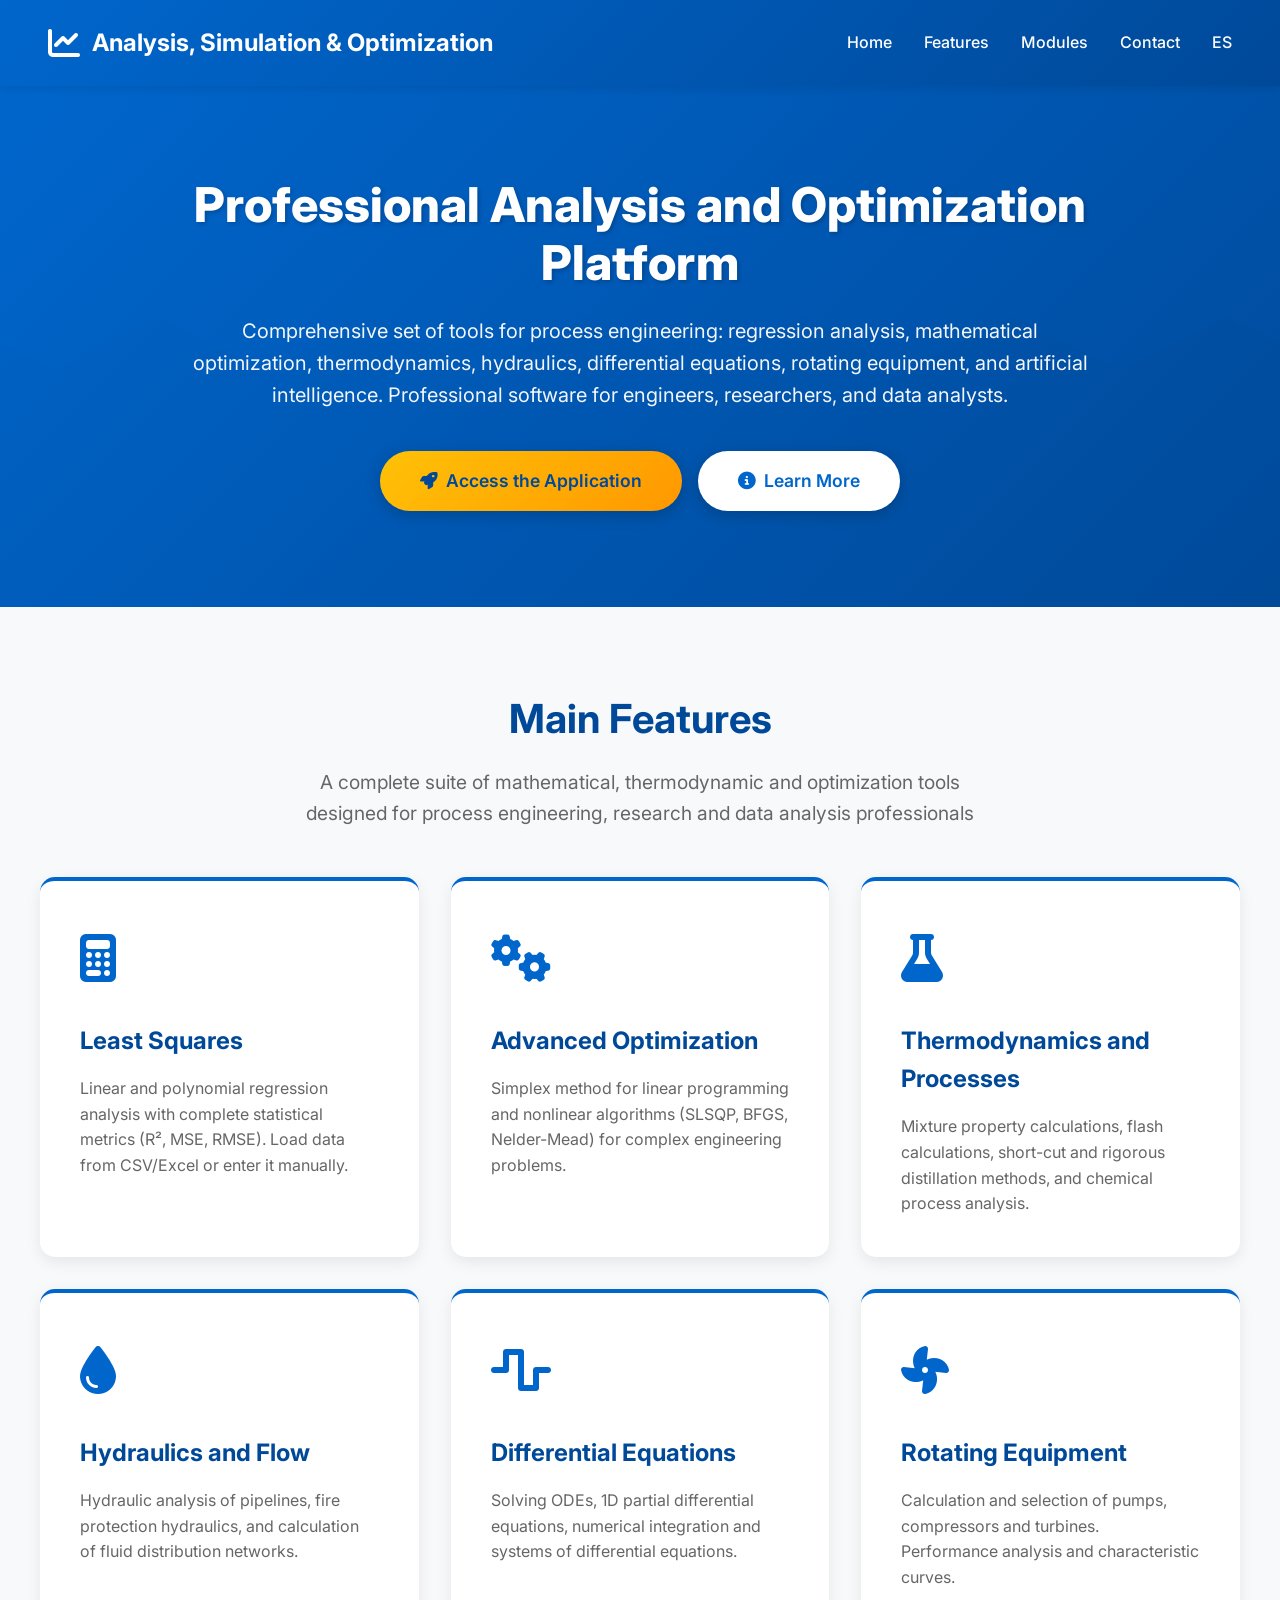
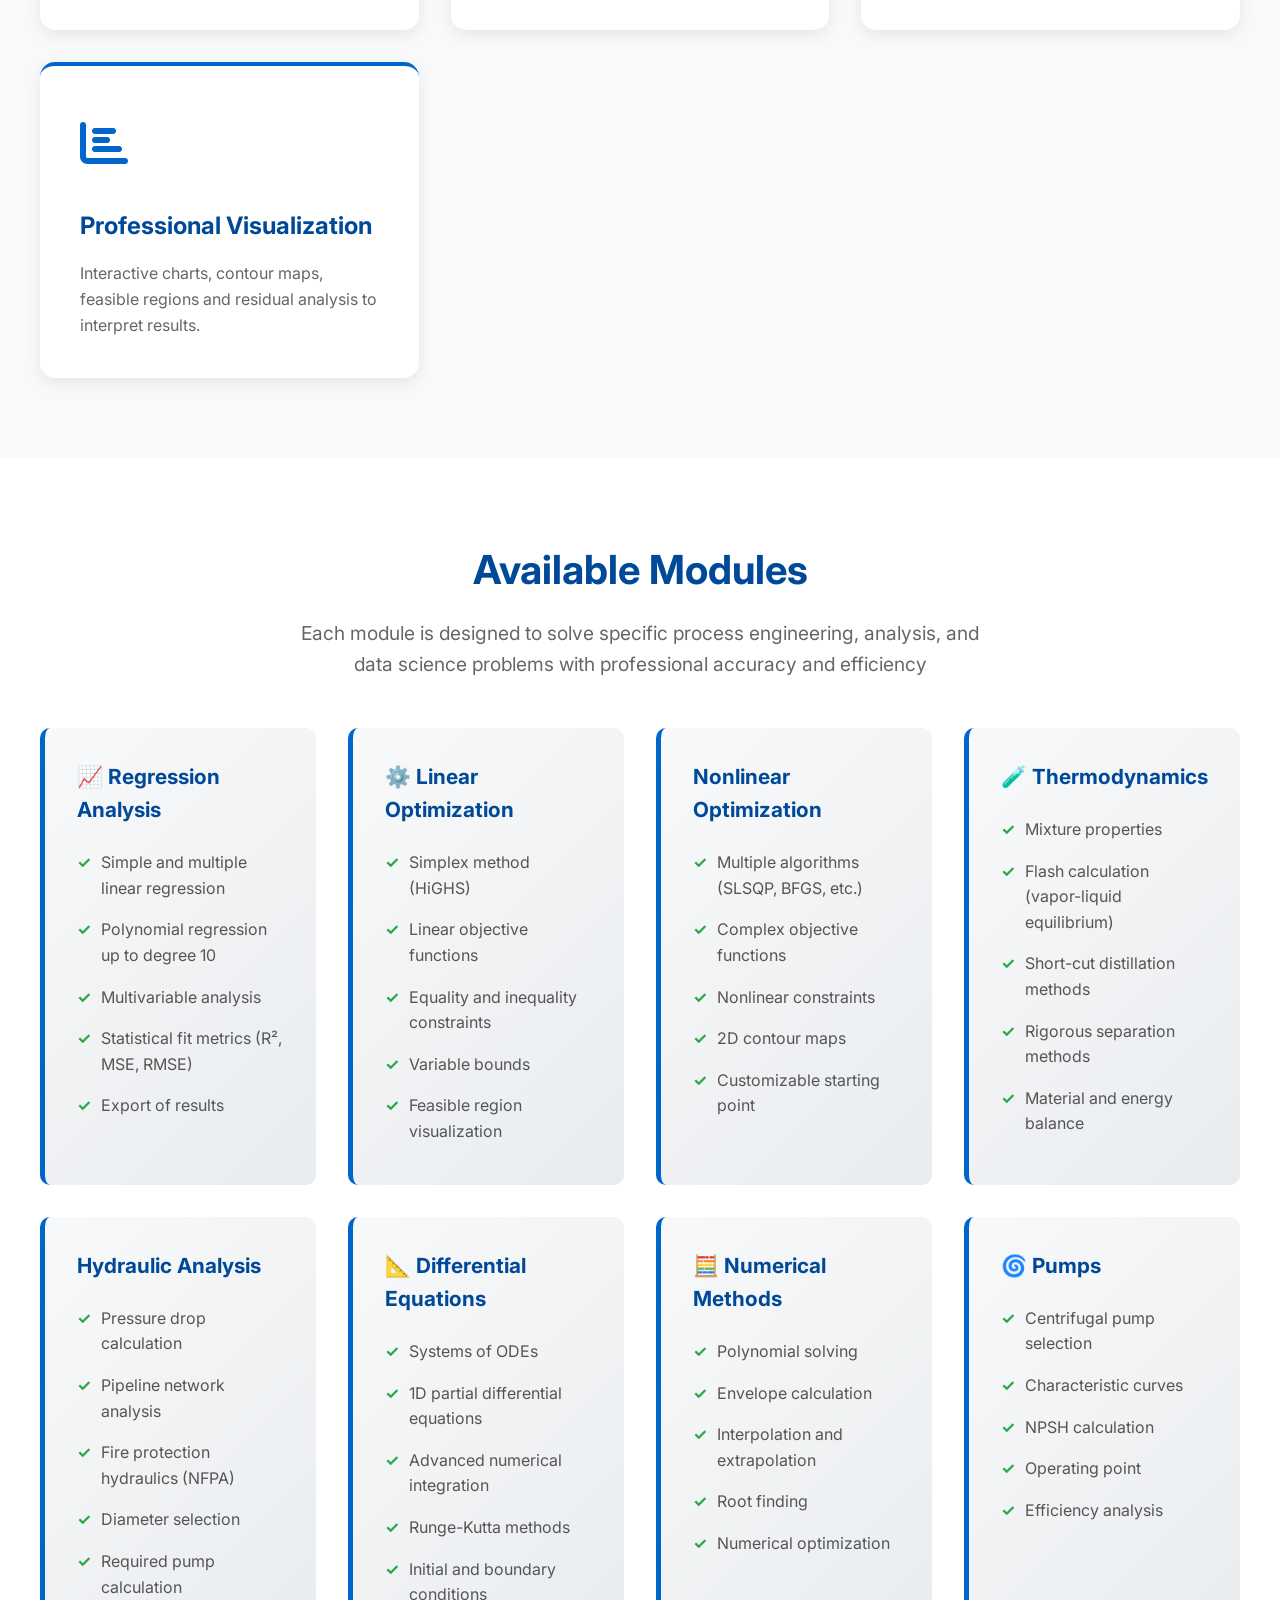
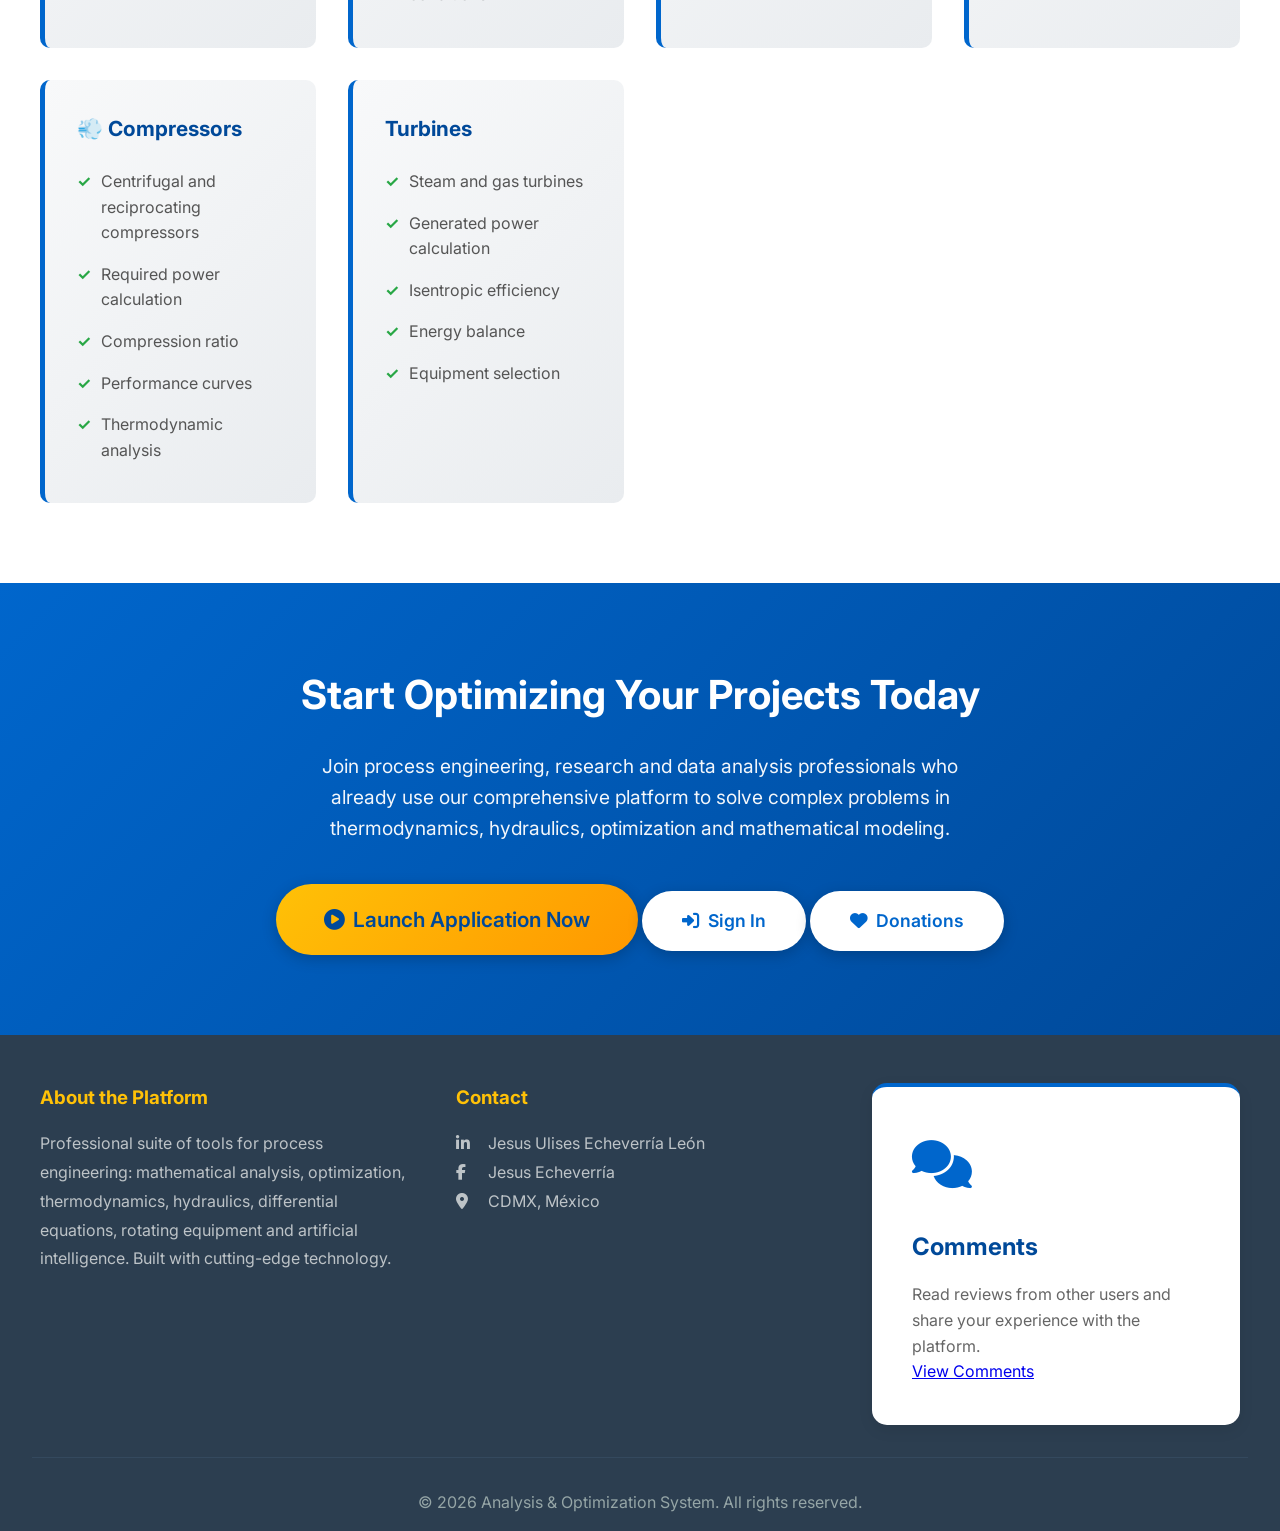
<file: fronted/index.html>
<!DOCTYPE html>
<html lang="es">
<head>
    <meta charset="UTF-8">
    <meta name="viewport" content="width=device-width, initial-scale=1.0">
    <title data-i18n="page_title_index">Sistema de Análisis y Optimización - Plataforma Profesional</title>
    <link href="https://fonts.googleapis.com/css2?family=Inter:wght@300;400;500;600;700;800&display=swap" rel="stylesheet">
    <link rel="stylesheet" href="https://cdnjs.cloudflare.com/ajax/libs/font-awesome/6.4.0/css/all.min.css">
    <link rel="stylesheet" href="https://cdnjs.cloudflare.com/ajax/libs/font-awesome/6.5.1/css/all.min.css">
    <link rel="stylesheet" href="styles.css">
    <link rel="icon" type="image/x-icon" href="favicon.ico">
</head>
<body data-page="index">

    <!-- Header -->
    <header>
        <div class="header-container">
            <div class="logo">
                <i class="fas fa-chart-line"></i>
                <span data-i18n="logo_text">Análisis & Optimización</span>
            </div>            
            <nav>
                <ul>
                    <li><a href="#inicio" data-i18n="nav_inicio">Inicio</a></li>
                    <li><a href="#caracteristicas" data-i18n="nav_caracteristicas">Características</a></li>
                    <li><a href="#modulos" data-i18n="nav_modulos">Módulos</a></li>
                    <li><a href="#contacto" data-i18n="nav_contacto">Contacto</a></li>
                    <li><a href="#" id="lang-toggle" title="Change language / Cambiar idioma">EN</a></li>
                </ul>
            </nav>
        </div>
    </header>

    <!-- Hero Section -->
    <section class="hero" id="inicio">
        <div class="hero-content">
            <h1 data-i18n="hero_title">Plataforma Profesional de Análisis y Optimización</h1>
            <p data-i18n="hero_desc">Suite integral de herramientas para ingeniería de procesos: análisis de regresión, optimización matemática, termodinámica, hidráulica, ecuaciones diferenciales, equipos rotatorios e inteligencia artificial. Software profesional para ingenieros, investigadores y analistas de datos.</p>
            <div class="cta-buttons">
                <a href="http://localhost:8501" class="btn btn-primary" target="_blank">
                    <i class="fas fa-rocket"></i>
                    <span data-i18n="btn_acceder">Acceder a la Aplicación</span>
                </a>                
                <a href="#caracteristicas" class="btn btn-secondary">
                    <i class="fas fa-info-circle"></i>
                    <span data-i18n="btn_conocer">Conocer Más</span>
                </a>
            </div>
        </div>
    </section>

    <!-- Features Section -->
    <section class="features" id="caracteristicas">
        <div class="container">
            <div class="section-title">
                <h2 data-i18n="feat_section_title">Características Principales</h2>
                <p data-i18n="feat_section_sub">Una suite completa de herramientas matemáticas, termodinámicas y de optimización diseñadas para profesionales de la ingeniería de procesos, investigación y análisis de datos</p>
            </div>
            <div class="features-grid">
                <div class="feature-card">
                    <div class="feature-icon"><i class="fas fa-calculator"></i></div>
                    <h3 data-i18n="feat1_title">Mínimos Cuadrados</h3>
                    <p data-i18n="feat1_desc">Análisis de regresión lineal y polinomial con métricas estadísticas completas (R², MSE, RMSE). Carga datos desde CSV/Excel o ingresa manualmente.</p>
                </div>
                <div class="feature-card">
                    <div class="feature-icon"><i class="fas fa-cogs"></i></div>
                    <h3 data-i18n="feat2_title">Optimización Avanzada</h3>
                    <p data-i18n="feat2_desc">Método Simplex para programación lineal y algoritmos no lineales (SLSQP, BFGS, Nelder-Mead) para problemas complejos de ingeniería.</p>
                </div>
                <div class="feature-card">
                    <div class="feature-icon"><i class="fas fa-flask"></i></div>
                    <h3 data-i18n="feat3_title">Termodinámica y Procesos</h3>
                    <p data-i18n="feat3_desc">Cálculo de propiedades de mezclas, cálculo flash, métodos cortos y rigurosos de destilación, y análisis de procesos químicos.</p>
                </div>
                <div class="feature-card">
                    <div class="feature-icon"><i class="fas fa-tint"></i></div>
                    <h3 data-i18n="feat4_title">Hidráulica y Flujo</h3>
                    <p data-i18n="feat4_desc">Análisis hidráulico de tuberías, hidráulica antifuego, y cálculo de redes de distribución de fluidos.</p>
                </div>
                <div class="feature-card">
                    <div class="feature-icon"><i class="fas fa-wave-square"></i></div>
                    <h3 data-i18n="feat5_title">Ecuaciones Diferenciales</h3>
                    <p data-i18n="feat5_desc">Resolución de EDOs, ecuaciones diferenciales parciales 1D, integración numérica y sistemas de ecuaciones diferenciales.</p>
                </div>                
                <div class="feature-card">
                    <div class="feature-icon"><i class="fas fa-fan"></i></div>
                    <h3 data-i18n="feat7_title">Equipos Rotatorios</h3>
                    <p data-i18n="feat7_desc">Cálculo y selección de bombas, compresores y turbinas. Análisis de desempeño y curvas características.</p>
                </div>
                <div class="feature-card">
                    <div class="feature-icon"><i class="fas fa-chart-bar"></i></div>
                    <h3 data-i18n="feat8_title">Visualización Profesional</h3>
                    <p data-i18n="feat8_desc">Gráficos interactivos, mapas de contorno, regiones factibles y análisis de residuos para interpretar resultados.</p>
                </div>
            </div>
        </div>
    </section>

    <!-- Capabilities Section -->
    <section class="capabilities" id="modulos">
        <div class="container">
            <div class="section-title">
                <h2 data-i18n="cap_section_title">Módulos Disponibles</h2>
                <p data-i18n="cap_section_sub">Cada módulo está diseñado para resolver problemas específicos de ingeniería de procesos, análisis y ciencia de datos con precisión y eficiencia profesional</p>
            </div>
            <div class="capabilities-grid">
                <div class="capability-item">
                    <h3 data-i18n="cap1_title">📈 Análisis de Regresión</h3>
                    <ul data-i18n-html="cap1_list"><li>Regresión lineal simple y múltiple</li><li>Regresión polinomial hasta grado 10</li><li>Análisis multivariable</li><li>Métricas de ajuste estadístico (R², MSE, RMSE)</li><li>Exportación de resultados</li></ul>
                </div>
                <div class="capability-item">
                    <h3 data-i18n="cap2_title">⚙️ Optimización Lineal</h3>
                    <ul data-i18n-html="cap2_list"><li>Método Simplex (HiGHS)</li><li>Funciones objetivo lineales</li><li>Restricciones de igualdad y desigualdad</li><li>Límites de variables</li><li>Visualización de región factible</li></ul>
                </div>
                <div class="capability-item">
                    <h3 data-i18n="cap3_title">Optimización No Lineal</h3>
                    <ul data-i18n-html="cap3_list"><li>Múltiples algoritmos (SLSQP, BFGS, etc.)</li><li>Funciones objetivo complejas</li><li>Restricciones no lineales</li><li>Mapas de contorno 2D</li><li>Punto inicial personalizable</li></ul>
                </div>
                <div class="capability-item">
                    <h3 data-i18n="cap4_title">🧪 Termodinámica</h3>
                    <ul data-i18n-html="cap4_list"><li>Propiedades de mezclas</li><li>Cálculo flash (equilibrio vapor-líquido)</li><li>Métodos cortos de destilación</li><li>Métodos rigurosos de separación</li><li>Balance de materia y energía</li></ul>
                </div>
                <div class="capability-item">
                    <h3 data-i18n="cap5_title">Análisis Hidráulico</h3>
                    <ul data-i18n-html="cap5_list"><li>Cálculo de caída de presión</li><li>Análisis de redes de tuberías</li><li>Hidráulica antifuego (NFPA)</li><li>Selección de diámetros</li><li>Cálculo de bombas requeridas</li></ul>
                </div>
                <div class="capability-item">
                    <h3 data-i18n="cap6_title">📐 Ecuaciones Diferenciales</h3>
                    <ul data-i18n-html="cap6_list"><li>Sistemas de EDOs</li><li>Ecuaciones diferenciales parciales 1D</li><li>Integración numérica avanzada</li><li>Métodos de Runge-Kutta</li><li>Condiciones iniciales y de frontera</li></ul>
                </div>
                <div class="capability-item">
                    <h3 data-i18n="cap7_title">🧮 Métodos Numéricos</h3>
                    <ul data-i18n-html="cap7_list"><li>Solución de polinomios</li><li>Cálculo de envolventes</li><li>Interpolación y extrapolación</li><li>Búsqueda de raíces</li><li>Optimización numérica</li></ul>
                </div>
                
                <div class="capability-item">
                    <h3 data-i18n="cap9_title">🌀 Bombas</h3>
                    <ul data-i18n-html="cap9_list"><li>Selección de bombas centrífugas</li><li>Curvas características</li><li>Cálculo de NPSH</li><li>Punto de operación</li><li>Análisis de eficiencia</li></ul>
                </div>
                <div class="capability-item">
                    <h3 data-i18n="cap10_title">💨 Compresores</h3>
                    <ul data-i18n-html="cap10_list"><li>Compresores centrífugos y reciprocantes</li><li>Cálculo de potencia requerida</li><li>Relación de compresión</li><li>Curvas de desempeño</li><li>Análisis termodinámico</li></ul>
                </div>
                <div class="capability-item">
                    <h3 data-i18n="cap11_title">Turbinas</h3>
                    <ul data-i18n-html="cap11_list"><li>Turbinas de vapor y gas</li><li>Cálculo de potencia generada</li><li>Eficiencia isentrópica</li><li>Balance energético</li><li>Selección de equipos</li></ul>
                </div>                
            </div>
        </div>
    </section>

    <!-- CTA Section -->
    <section class="cta-section">
        <h2 data-i18n="cta_title">Comienza a Optimizar Tus Proyectos Hoy</h2>
        <p data-i18n="cta_desc">Únete a profesionales de la ingeniería de procesos, investigación y análisis de datos que ya utilizan nuestra plataforma integral para resolver problemas complejos de termodinámica, hidráulica, optimización y modelado matemático.</p>
        <a href="http://localhost:8501" class="btn btn-primary" target="_blank" style="font-size: 1.3rem; padding: 1.2rem 3rem;">
            <i class="fas fa-play-circle"></i>
            <span data-i18n="btn_lanzar">Lanzar Aplicación Ahora</span>
        </a>
        <a href="login.html" class="btn btn-secondary">
            <i class="fas fa-sign-in-alt"></i>
            <span data-i18n="btn_iniciar_sesion">Iniciar Sesión</span>
        </a>
        <a href="donativos.html" class="btn btn-secondary">
            <i class="fas fa-heart"></i>
            <span data-i18n="btn_donativos">Donativos</span>
        </a>
    </section>

    <!-- Footer -->
    <footer id="contacto">
        <div class="footer-content">
            <div class="footer-section">
                <h3 data-i18n="footer_about_title">Sobre la Plataforma</h3>
                <p data-i18n="footer_about_desc">Suite profesional de herramientas para ingeniería de procesos: análisis matemático, optimización, termodinámica, hidráulica, ecuaciones diferenciales, equipos rotatorios e inteligencia artificial. Desarrollado con tecnología de punta.</p>
            </div>            
            <div class="footer-section">
                <h3 data-i18n="footer_contact_title">Contacto</h3>
                <p data-i18n-html="footer_contact_list">
                    <i class="fab fa-linkedin-in"></i> Ulises<br>
                    <i class="fab fa-facebook-f"></i> Jesus <br>
                    <i class="fas fa-map-marker-alt"></i> CDMX, México
                </p>
            </div>            
            <div class="feature-card">
                <div class="feature-icon"><i class="fas fa-comments"></i></div>
                <h3 data-i18n="footer_comments_title">Comentarios</h3>
                <p data-i18n="footer_comments_desc">Lee opiniones de otros usuarios y comparte tu experiencia con la plataforma.</p>
                <a href="comentarios.html" class="btn-feature" data-i18n="btn_comentarios">Ver Comentarios</a>
            </div>
        </div>
        <div class="footer-bottom">
            <p data-i18n="footer_copyright">&copy; 2026 Sistema de Análisis y Optimización. Todos los derechos reservados.</p>
        </div>
    </footer>

    <!-- ============================================================
         IMPORTANTE: i18n.js va PRIMERO, luego la lógica específica
         ============================================================ -->
    <script src="i18n.js"></script>
    <script>
        // Smooth scroll para los enlaces de navegación
        document.querySelectorAll('a[href*="localhost:8501"]').forEach(link => {
            link.addEventListener('click', function () {
                // Leer el idioma actual guardado por i18n.js
                const currentLang =
                    localStorage.getItem('selected_lang') ||
                    localStorage.getItem('lang') ||
                    document.documentElement.lang ||
                    'es';

                // Reemplazar el href con la URL + parámetro ?lang=xx
                this.href = `http://localhost:8501/?lang=${currentLang}`;
                // No hace falta preventDefault: target="_blank" ya abre en nueva pestaña
            });
        });

        // Animación al hacer scroll
        const observerOptions = { threshold: 0.1, rootMargin: "0px 0px -100px 0px" };
        const observer = new IntersectionObserver(function(entries) {
            entries.forEach(entry => {
                if (entry.isIntersecting) {
                    entry.target.style.opacity = "1";
                    entry.target.style.transform = "translateY(0)";
                }
            });
        }, observerOptions);

        document.querySelectorAll('.feature-card, .capability-item').forEach((el, index) => {
            el.style.opacity = "0";
            el.style.transform = "translateY(30px)";
            el.style.transition = `all 0.6s ease ${index * 0.1}s`;
            observer.observe(el);
        });

        // Sistema de persistencia de idioma
        function changeLanguage(lang) {
            // Guardar en localStorage
            localStorage.setItem('selected_lang', lang);
            
            // Actualizar botones activos
            document.querySelectorAll('.lang-btn').forEach(btn => {
                btn.classList.remove('active');
            });
            document.getElementById('btn-' + lang).classList.add('active');
            
            // Redirigir a la app con el parámetro de idioma
            const streamlitUrl = 'http://localhost:8501';
            window.location.href = `${streamlitUrl}/?lang=${lang}`;
        }

        // Al cargar la página, verificar idioma guardado
        window.addEventListener('load', function() {
            const savedLang = localStorage.getItem('selected_lang') || 'es';
            document.getElementById('btn-' + savedLang).classList.add('active');
        });
    </script>

</body>
</html>
</file>
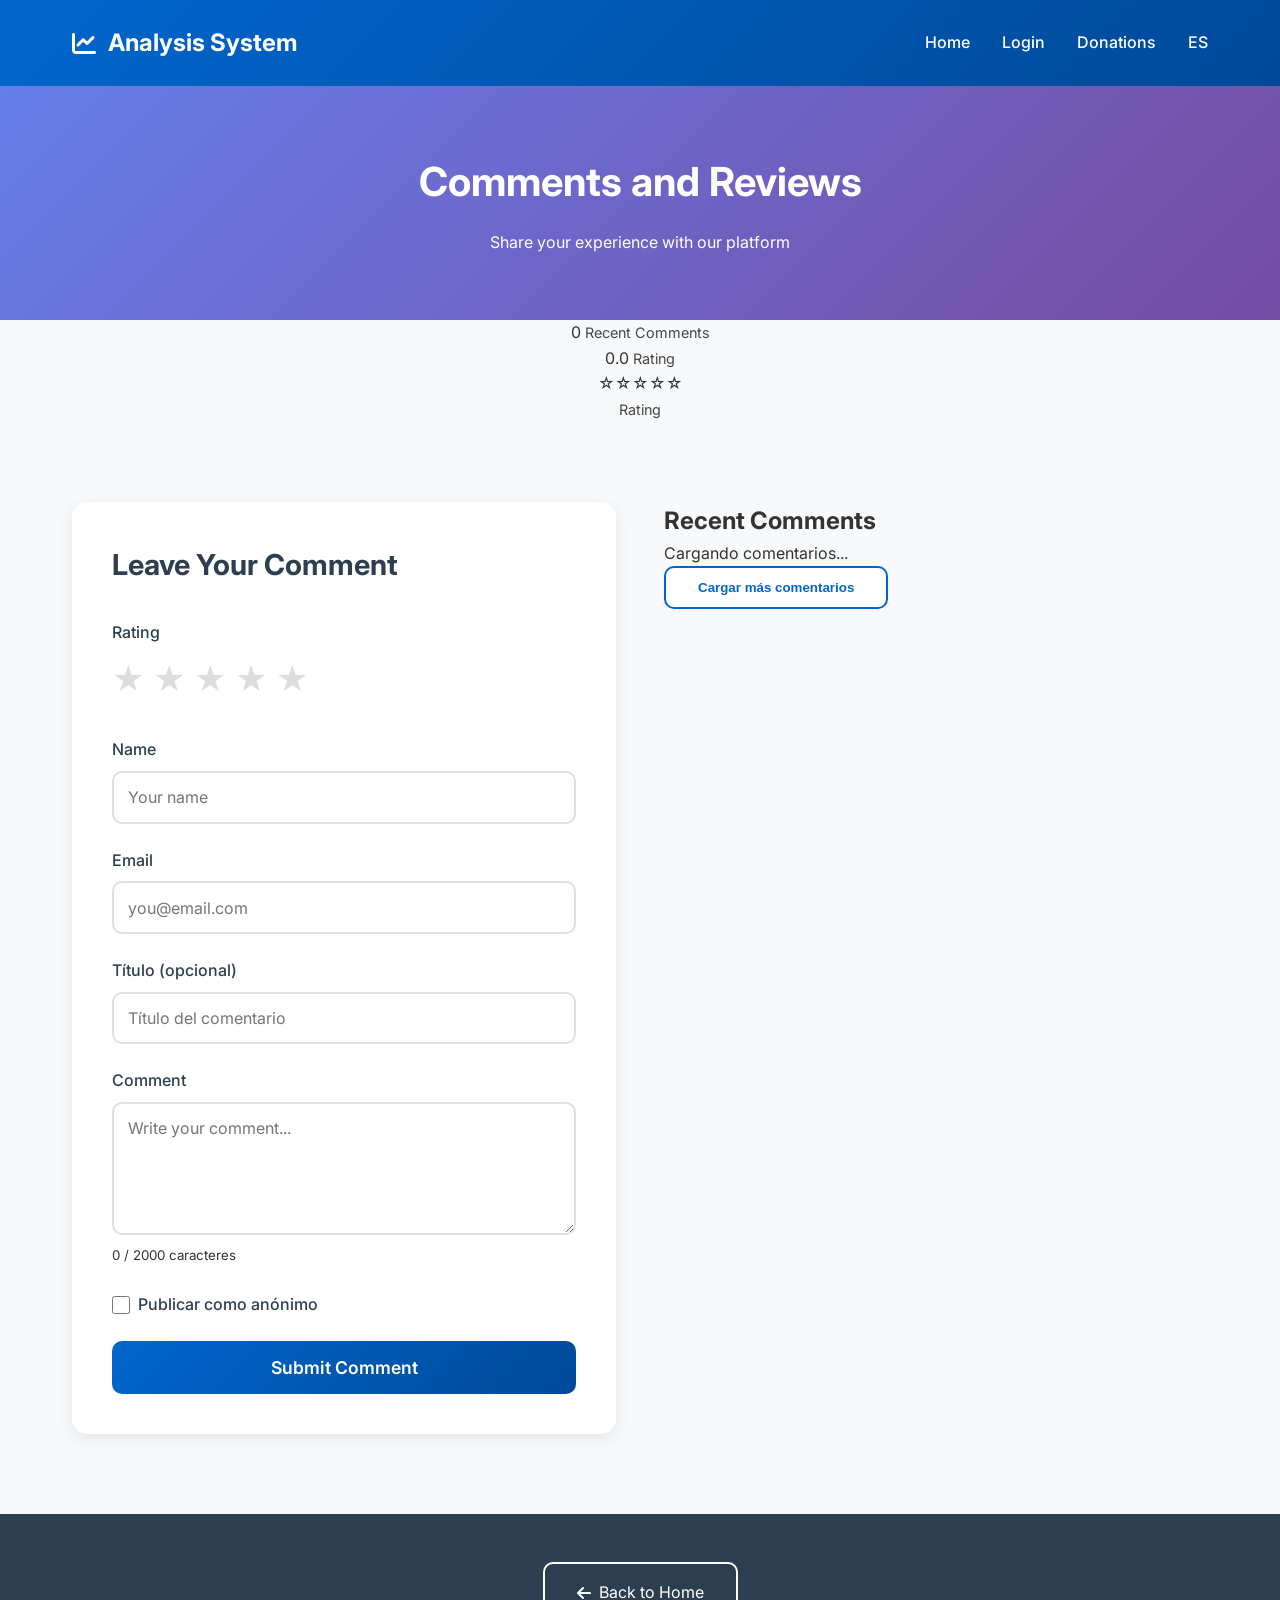
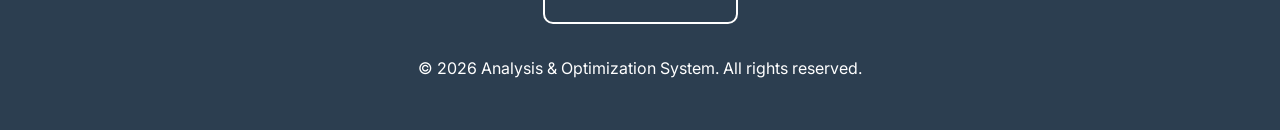
<file: fronted/comentarios.html>
<!DOCTYPE html>
<html lang="es">
<head>
    <meta charset="UTF-8">
    <meta name="viewport" content="width=device-width, initial-scale=1.0">
    <title data-i18n="page_title_comentarios">Comentarios y Reseñas</title>
    <link href="https://fonts.googleapis.com/css2?family=Inter:wght@300;400;500;600;700&display=swap" rel="stylesheet">
    <link rel="stylesheet" href="https://cdnjs.cloudflare.com/ajax/libs/font-awesome/6.4.0/css/all.min.css">
    <link rel="stylesheet" href="comentarios-styles.css">
</head>
<body data-page="comentarios">

    <!-- Header -->
    <header class="comentarios-header">
        <div class="container">
            <a href="index.html" class="logo">
                <i class="fas fa-chart-line"></i>
                <span data-i18n="logo_text_short">Sistema de Análisis</span>
            </a>
            <nav>
                <a href="index.html" data-i18n="nav_inicio">Inicio</a>
                <a href="login.html" data-i18n="nav_login">Login</a>
                <a href="donativos.html" data-i18n="nav_donativos">Donativos</a>
                <a href="#" id="lang-toggle">EN</a>
            </nav>
        </div>
    </header>

    <!-- Hero Section -->
    <section class="hero-comentarios">
        <div class="container">
            <h1 data-i18n="com_hero_title">Comentarios y Reseñas</h1>
            <p data-i18n="com_hero_sub">Comparte tu experiencia con nuestra plataforma</p>
        </div>
    </section>

    <!-- Estadísticas -->
    <section class="stats-comentarios">
        <div class="container">
            <div class="stats-grid">
                <div class="stat-item">
                    <span class="stat-number" id="total-comments">0</span>
                    <span class="stat-label" data-i18n="com_list_title">Comentarios</span>
                </div>
                <div class="stat-item">
                    <span class="stat-number" id="avg-rating">0.0</span>
                    <span class="stat-label" data-i18n="com_label_rating">Promedio</span>
                </div>
                <div class="stat-item">
                    <div class="stars-display">☆☆☆☆☆</div>
                    <span class="stat-label" data-i18n="com_label_rating">Calificación</span>
                </div>
            </div>
        </div>
    </section>

    <!-- Sección de Comentarios -->
    <section class="comments-section">
        <div class="container">
            <div class="comments-grid">
                
                <!-- Formulario -->
                <div class="comment-form-container">
                    <h2 data-i18n="com_form_title">Deja tu Comentario</h2>
                    <form id="commentForm" class="comment-form">
                        
                        <div class="form-group">
                            <label data-i18n="com_label_rating">Calificación *</label>
                            <div class="rating">
                                <input type="radio" name="rating" value="5" id="star5">
                                <label for="star5">★</label>
                                <input type="radio" name="rating" value="4" id="star4">
                                <label for="star4">★</label>
                                <input type="radio" name="rating" value="3" id="star3">
                                <label for="star3">★</label>
                                <input type="radio" name="rating" value="2" id="star2">
                                <label for="star2">★</label>
                                <input type="radio" name="rating" value="1" id="star1">
                                <label for="star1">★</label>
                            </div>
                        </div>

                        <div class="form-group">
                            <label for="name" data-i18n="com_label_name">Nombre *</label>
                            <input type="text" id="name" required 
                                   data-i18n-placeholder="com_ph_name" 
                                   placeholder="Tu nombre">
                        </div>

                        <div class="form-group">
                            <label for="email" data-i18n="com_label_email">Email *</label>
                            <input type="email" id="email" required 
                                   data-i18n-placeholder="com_ph_email" 
                                   placeholder="tu@email.com">
                        </div>

                        <div class="form-group">
                            <label for="title">Título (opcional)</label>
                            <input type="text" id="title" placeholder="Título del comentario">
                        </div>

                        <div class="form-group">
                            <label for="message" data-i18n="com_label_comment">Comentario *</label>
                            <textarea id="message" rows="5" required 
                                      data-i18n-placeholder="com_ph_comment" 
                                      placeholder="Escribe tu comentario..."></textarea>
                            <small class="char-counter">
                                <span id="char-count">0</span> / 2000 caracteres
                            </small>
                        </div>

                        <div class="form-group checkbox-group">
                            <label class="anonymous-label">
                                <input type="checkbox" id="anonymous">
                                <span>Publicar como anónimo</span>
                            </label>
                        </div>

                        <button type="submit" class="btn-submit" data-i18n="com_btn_submit">
                            <i class="fas fa-paper-plane"></i>
                            Enviar Comentario
                        </button>
                    </form>
                </div>

                <!-- Lista de comentarios -->
                <div class="comments-list">
                    <h2 data-i18n="com_list_title">Comentarios Recientes</h2>
                    
                    <div id="comments-container">
                        <div class="loading-message" data-i18n="com_loading">
                            Cargando comentarios...
                        </div>
                    </div>

                    <button class="btn-load-more" id="load-more" data-i18n="com_load_more">
                        Cargar más comentarios
                    </button>
                </div>
            </div>
        </div>
    </section>

    <!-- Footer -->
    <footer class="comentarios-footer">
        <div class="container">
            <a href="index.html" class="btn-back">
                <i class="fas fa-arrow-left"></i>
                <span data-i18n="back_home">Volver al Inicio</span>
            </a>
            <p data-i18n="footer_copyright_short">© 2024 Sistema de Análisis y Optimización. Todos los derechos reservados.</p>
        </div>
    </footer>

    <!-- Scripts -->
    <script src="i18n.js"></script>
    <script src="comentarios.js"></script>
</body>
</html>
</file>
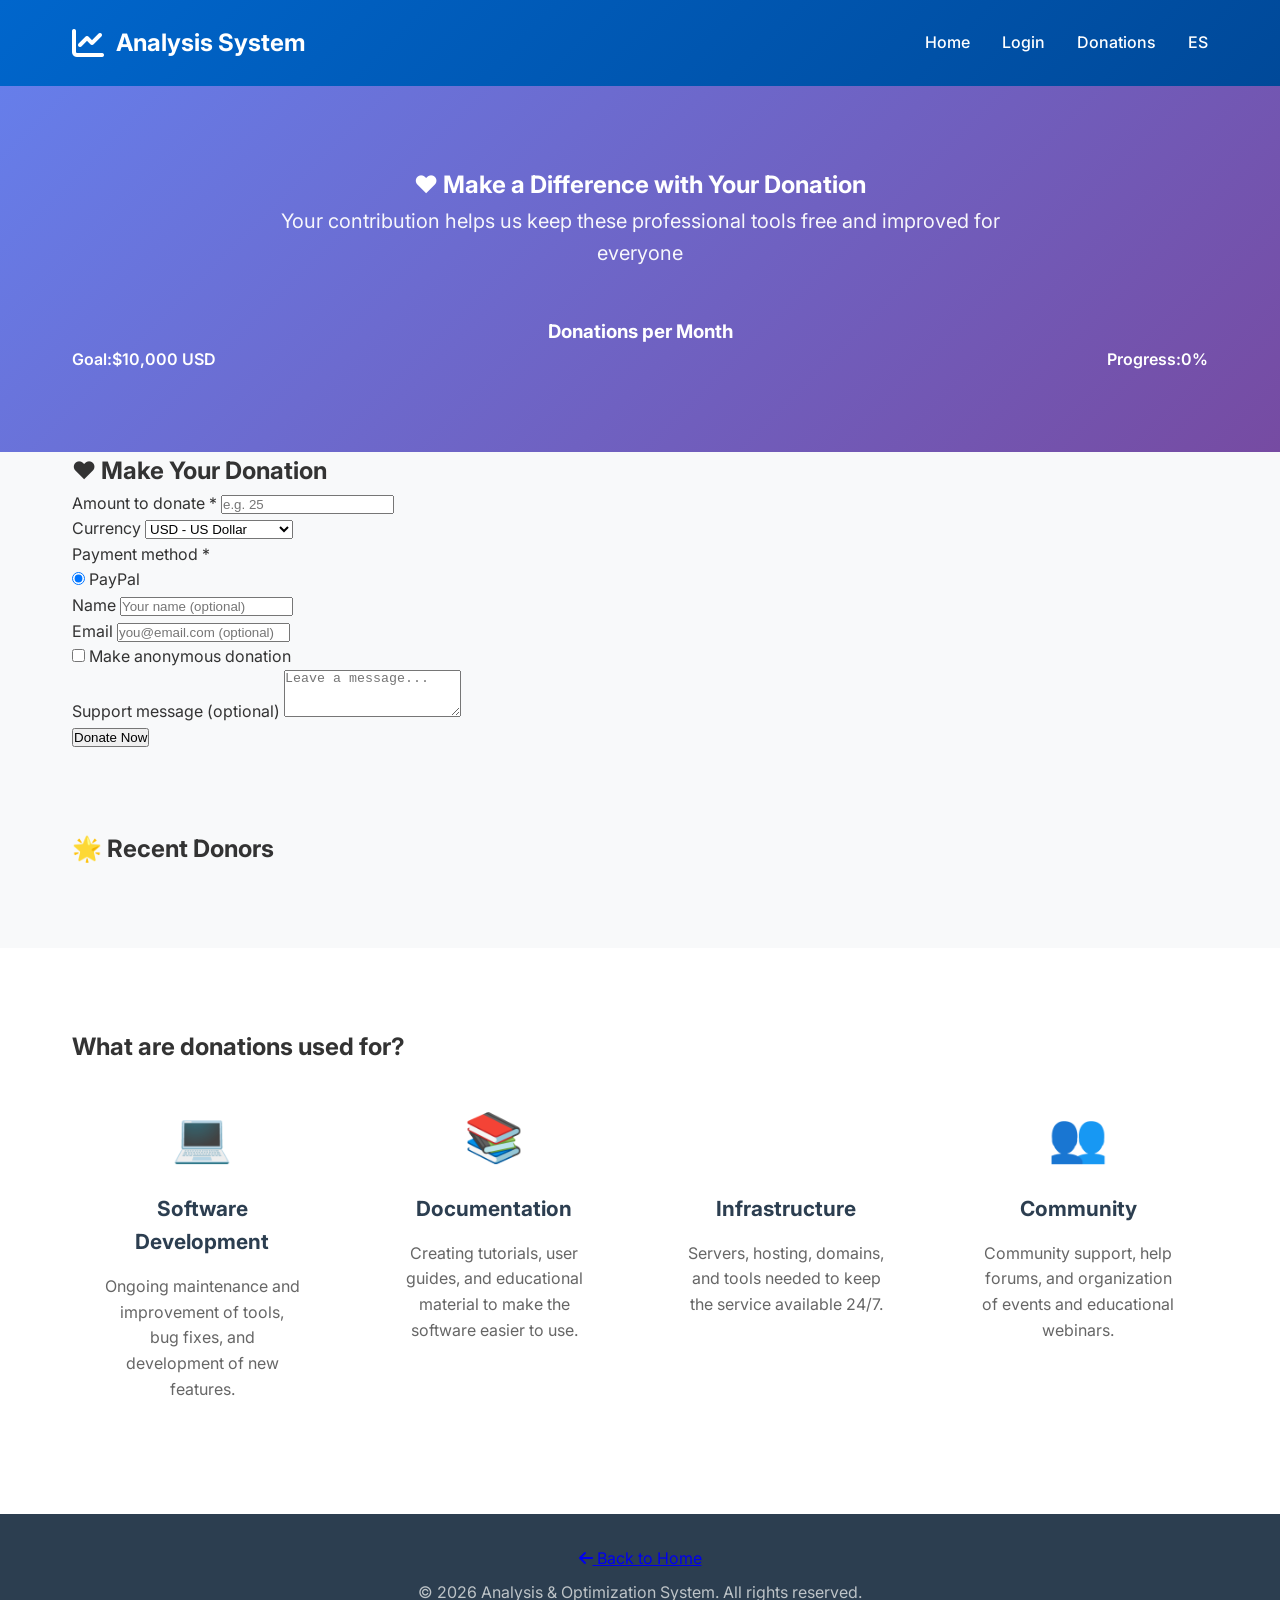
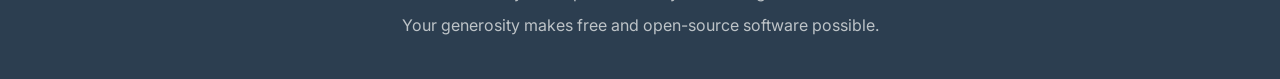
<file: fronted/donativos.html>
<!DOCTYPE html>
<html lang="es">
<head>
    <meta charset="UTF-8">
    <meta name="viewport" content="width=device-width, initial-scale=1.0">
    <title data-i18n="page_title_donativos">Donativos - Apoya Nuestro Desarrollo</title>
    <link href="https://fonts.googleapis.com/css2?family=Inter:wght@300;400;500;600;700;800&display=swap" rel="stylesheet">
    <link rel="stylesheet" href="https://cdnjs.cloudflare.com/ajax/libs/font-awesome/6.4.0/css/all.min.css">
    <link rel="stylesheet" href="donativos-styles.css">
</head>
<body data-page="donativos">

    <!-- Header -->
    <header class="donativos-header">
        <div class="container">
            <a href="index.html" class="logo">
                <i class="fas fa-chart-line"></i>
                <span data-i18n="logo_text_short">Sistema de Análisis</span>
            </a>
            <nav>
                <a href="index.html" data-i18n="nav_inicio">Inicio</a>
                <a href="login.html" data-i18n="nav_login">Login</a>
                <a href="donativos.html" data-i18n="nav_donativos">Donativos</a>
                <a href="#" id="lang-toggle">EN</a>
            </nav>
        </div>
    </header>

    <!-- Hero Section -->
    <section class="hero-donativos">
        <div class="container">
            <h1 data-i18n="donv_hero_title">❤️ Haz la Diferencia con tu Donativo</h1>
            <p class="hero-subtitle" data-i18n="donv_hero_sub">Tu contribución nos ayuda a mantener y mejorar estas herramientas profesionales de forma gratuita</p>
            
            <div class="chart-container">
                <h3 data-i18n="donv_chart_title">Donativos por Mes</h3>
                <div class="progress-info">
                    <span><span data-i18n="donv_goal_label">Meta: </span>$10,000 USD</span>
                    <span><span data-i18n="donv_progress_label">Progreso: </span><span id="progress-percent">0%</span></span>
                </div>
            </div>
        </div>
    </section>

    <!-- Form Section -->
    <section class="form-section">
        <div class="container">
            <h2 data-i18n="donv_form_title">❤️ Realiza tu Donativo</h2>
            <form id="donationForm" class="donation-form">
                
                <div class="form-group">
                    <label data-i18n="donv_amount_label">Monto a donar *</label>
                    <input type="number" id="amount" required min="1" data-i18n-placeholder="donv_amount_ph" placeholder="Ej: 25">
                </div>

                <div class="form-group">
                    <label data-i18n="donv_currency_label">Moneda</label>
                    <select id="currency">
                        <option value="USD" data-i18n="donv_currency_usd">USD - Dólar estadounidense</option>
                        <option value="EUR" data-i18n="donv_currency_eur">EUR - Euro</option>
                        <option value="MXN" data-i18n="donv_currency_mxn">MXN - Peso mexicano</option>
                    </select>
                </div>

                <div class="form-group">
                    <label data-i18n="donv_method_label">Método de pago *</label>
                    <div class="radio-group">
                        <label class="radio-label">
                            <input type="radio" name="method" value="paypal" checked>
                            <span data-i18n="donv_method_paypal">PayPal</span>
                        </label>                        
                    </div>
                </div>

                <div class="form-group" id="crypto-select-group" style="display: none;">
                    <label data-i18n="donv_crypto_label">Criptomoneda</label>
                    <select id="crypto-currency">
                        <option value="BTC">Bitcoin (BTC)</option>
                        <option value="ETH">Ethereum (ETH)</option>
                        <option value="USDT">Tether (USDT)</option>
                    </select>
                </div>

                <div class="form-group">
                    <label data-i18n="donv_name_label">Nombre</label>
                    <input type="text" id="name" data-i18n-placeholder="donv_name_ph" placeholder="Tu nombre (opcional)">
                </div>

                <div class="form-group">
                    <label data-i18n="donv_email_label">Email</label>
                    <input type="email" id="email" data-i18n-placeholder="donv_email_ph" placeholder="tu@email.com (opcional)">
                </div>

                <div class="form-group checkbox-group">
                    <label class="anonymous-label">
                        <input type="checkbox" id="anonymous">
                        <span data-i18n="donv_anonymous_label">Hacer donativo anónimo</span>
                    </label>
                </div>

                <div class="form-group">
                    <label data-i18n="donv_message_label">Mensaje de apoyo (opcional)</label>
                    <textarea id="message" rows="3" data-i18n-placeholder="donv_message_ph" placeholder="Deja un mensaje..."></textarea>
                </div>

                <button type="submit" class="btn-submit" data-i18n="donv_submit">Donar Ahora</button>
            </form>
        </div>
    </section>
    

    <!-- Recent Donors -->
    <section class="recent-donors">
        <div class="container">
            <h2 data-i18n="donv_recent_title">🌟 Donantes Recientes</h2>
            <div class="donors-list" id="donors-list">
                <!-- Se llena dinámicamente -->
            </div>
        </div>
    </section>

    <!-- Impact Section -->
    <section class="impact-section">
        <div class="container">
            <h2 data-i18n="don_impact_title">¿En qué se usan los donativos?</h2>
            <div class="impact-grid">
                <div class="impact-item">
                    <div class="impact-icon">💻</div>
                    <h3 data-i18n="don_i1_title">Desarrollo de Software</h3>
                    <p data-i18n="don_i1_desc">Mantenimiento y mejora continua de las herramientas, corrección de bugs y desarrollo de nuevas características.</p>
                </div>
                <div class="impact-item">
                    <div class="impact-icon">📚</div>
                    <h3 data-i18n="don_i2_title">Documentación</h3>
                    <p data-i18n="don_i2_desc">Creación de tutoriales, guías de usuario y material educativo para facilitar el uso del software.</p>
                </div>
                <div class="impact-item">
                    <div class="impact-icon">️</div>
                    <h3 data-i18n="don_i3_title">Infraestructura</h3>
                    <p data-i18n="don_i3_desc">Servidores, hosting, dominios y herramientas necesarias para mantener el servicio disponible 24/7.</p>
                </div>
                <div class="impact-item">
                    <div class="impact-icon">👥</div>
                    <h3 data-i18n="don_i4_title">Comunidad</h3>
                    <p data-i18n="don_i4_desc">Soporte a la comunidad, foros de ayuda, y organización de eventos y webinars educativos.</p>
                </div>
            </div>
        </div>
    </section>

    <!-- Footer -->
    <footer class="donativos-footer">
        <div class="container">
            <a href="index.html" class="btn-back">
                <i class="fas fa-arrow-left"></i>
                <span data-i18n="back_home">Volver al Inicio</span>
            </a>
            <p data-i18n="footer_copyright_short">© 2024 Sistema de Análisis y Optimización. Todos los derechos reservados.</p>
            <p data-i18n="don_footer_msg">Tu generosidad hace posible el software libre y de código abierto.</p>
        </div>
    </footer>

    <!-- Scripts -->
    <script src="i18n.js"></script>
    <script src="donativos.js"></script>
</body>
</html>
</file>
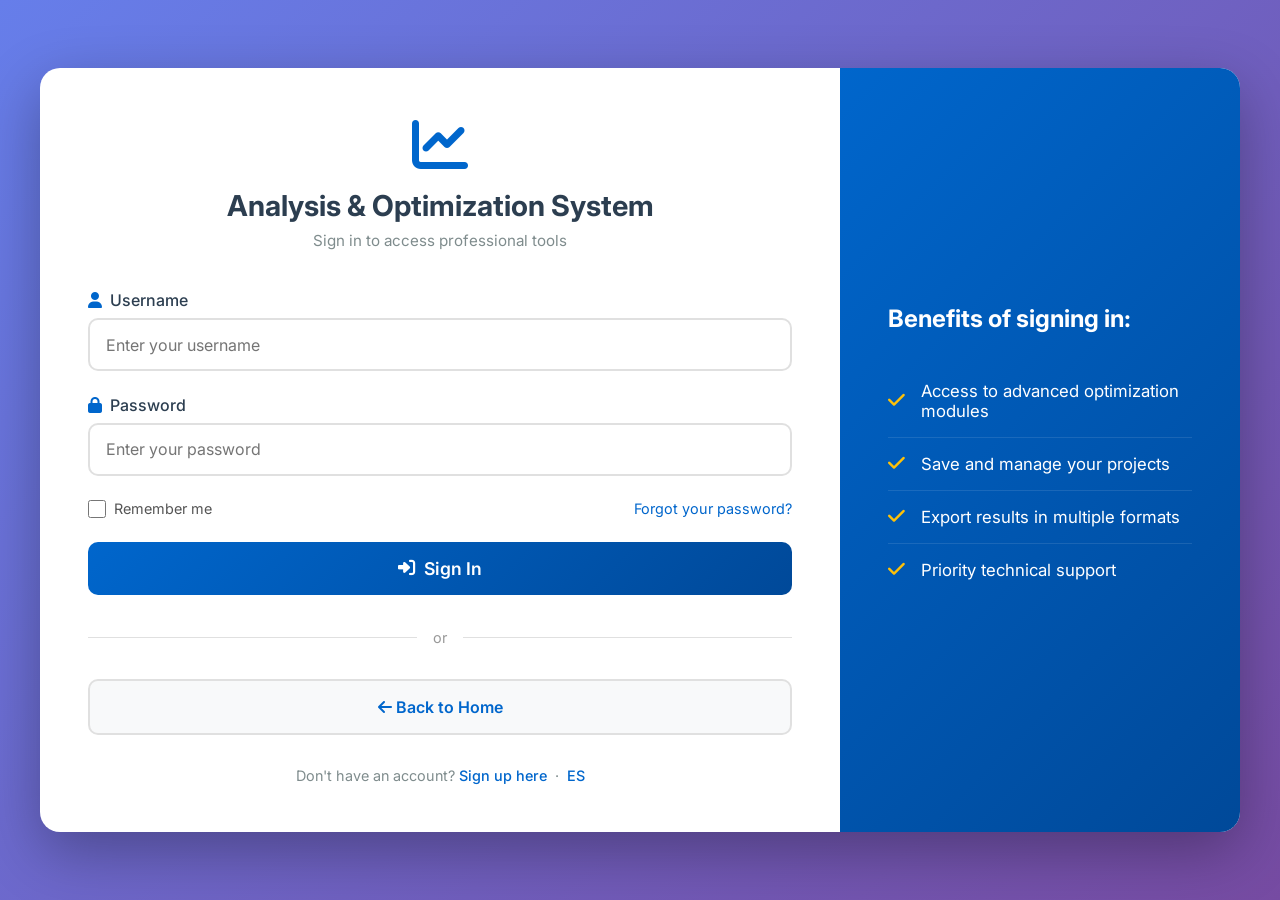
<file: fronted/login.html>
<!DOCTYPE html>
<html lang="es">
<head>
    <meta charset="UTF-8">
    <meta name="viewport" content="width=device-width, initial-scale=1.0">
    <title data-i18n="page_title_login">Iniciar Sesión - Sistema de Análisis y Optimización</title>
    <link href="https://fonts.googleapis.com/css2?family=Inter:wght@300;400;500;600;700&display=swap" rel="stylesheet">
    <link rel="stylesheet" href="https://cdnjs.cloudflare.com/ajax/libs/font-awesome/6.4.0/css/all.min.css">
    <link rel="stylesheet" href="login-styles.css">
</head>
<body data-page="login">
    <div class="login-container">
        <div class="login-box">
            <div class="login-header">
                <i class="fas fa-chart-line"></i>
                <h1 data-i18n="log_header_title">Sistema de Análisis y Optimización</h1>
                <p data-i18n="log_header_sub">Inicia sesión para acceder a las herramientas profesionales</p>
            </div>

            <form id="loginForm" class="login-form">
                <div class="form-group">
                    <label for="username">
                        <i class="fas fa-user"></i>
                        <span data-i18n="log_label_user">Usuario</span>
                    </label>
                    <input type="text" id="username" name="username" required placeholder="Ingresa tu usuario" data-i18n-placeholder="log_ph_user">
                </div>

                <div class="form-group">
                    <label for="password">
                        <i class="fas fa-lock"></i>
                        <span data-i18n="log_label_password">Contraseña</span>
                    </label>
                    <input type="password" id="password" name="password" required placeholder="Ingresa tu contraseña" data-i18n-placeholder="log_ph_password">
                </div>

                <div class="form-options">
                    <label class="remember-me">
                        <input type="checkbox" name="remember">
                        <span data-i18n="log_remember">Recordarme</span>
                    </label>
                    <a href="#" class="forgot-password" data-i18n="log_forgot">¿Olvidaste tu contraseña?</a>
                </div>

                <button type="submit" class="btn-login">
                    <i class="fas fa-sign-in-alt"></i>
                    <span data-i18n="log_btn_login">Iniciar Sesión</span>
                </button>

                <div class="login-divider">
                    <span data-i18n="log_divider">o</span>
                </div>

                <a href="index.html" class="btn-back">
                    <i class="fas fa-arrow-left"></i>
                    <span data-i18n="log_btn_back">Volver al Inicio</span>
                </a>
            </form>

            <!-- Footer con toggle de idioma -->
            <div class="login-footer">
                <p>
                    <span data-i18n="log_no_account">¿No tienes una cuenta?</span>
                    <a href="registro.html" data-i18n="log_register">Regístrate aquí</a>
                    &nbsp;·&nbsp;
                    <a href="#" id="lang-toggle">EN</a>
                </p>
            </div>
        </div>

        <div class="login-features">
            <h3 data-i18n="log_benefits_title">Beneficios de acceder:</h3>
            <ul>
                <li><i class="fas fa-check"></i> <span data-i18n="log_b1">Acceso a módulos avanzados de optimización</span></li>
                <li><i class="fas fa-check"></i> <span data-i18n="log_b2">Guardar y gestionar tus proyectos</span></li>
                <li><i class="fas fa-check"></i> <span data-i18n="log_b3">Exportar resultados en múltiples formatos</span></li>
                <li><i class="fas fa-check"></i> <span data-i18n="log_b4">Soporte técnico prioritario</span></li>
            </ul>
        </div>
    </div>
    
    <script src="i18n.js"></script>
    <script src="login.js"></script>
</body>
</html>
</file>
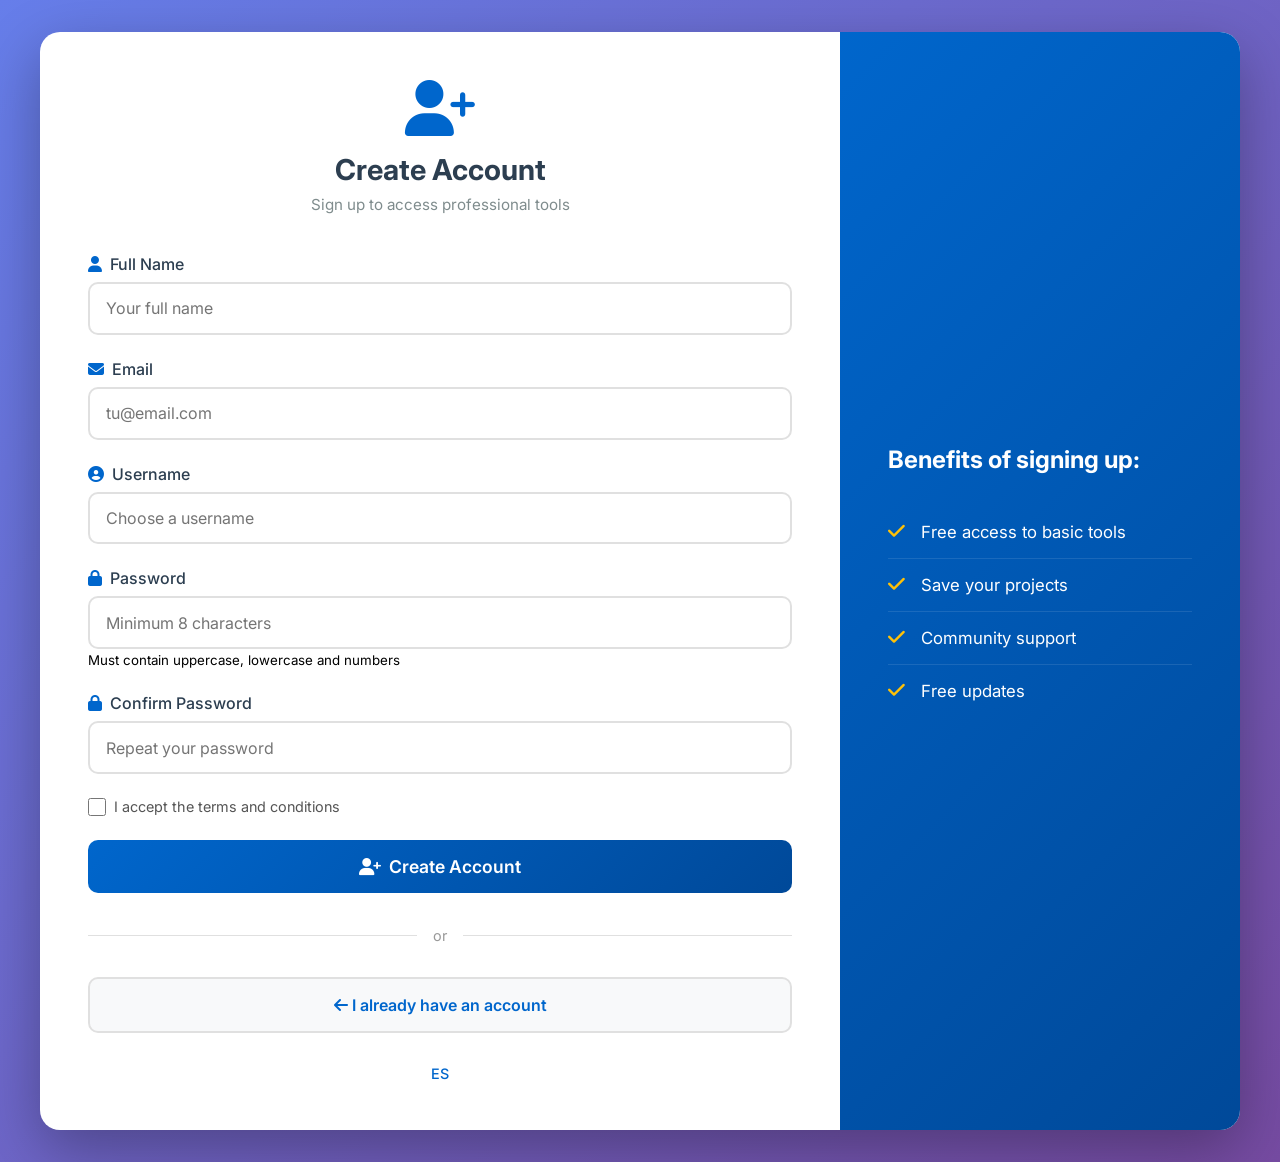
<file: fronted/registro.html>
<!DOCTYPE html>
<html lang="es">
<head>
    <meta charset="UTF-8">
    <meta name="viewport" content="width=device-width, initial-scale=1.0">
    <title data-i18n="page_title_registro">Registro - Sistema de Análisis</title>
    <link href="https://fonts.googleapis.com/css2?family=Inter:wght@300;400;500;600;700&display=swap" rel="stylesheet">
    <link rel="stylesheet" href="https://cdnjs.cloudflare.com/ajax/libs/font-awesome/6.4.0/css/all.min.css">
    <link rel="stylesheet" href="login-styles.css">
</head>
<body data-page="registro">
    <div class="login-container">
        <div class="login-box">
            <div class="login-header">
                <i class="fas fa-user-plus"></i>
                <h1 data-i18n="reg_header_title">Crear Cuenta</h1>
                <p data-i18n="reg_header_sub">Regístrate para acceder a las herramientas profesionales</p>
            </div>

            <form id="registerForm" class="login-form">
                <div class="form-group">
                    <label for="nombre_completo">
                        <i class="fas fa-user"></i>
                        <span data-i18n="reg_label_fullname">Nombre Completo</span>
                    </label>
                    <input type="text" id="nombre_completo" name="nombre_completo" required placeholder="Tu nombre completo" data-i18n-placeholder="reg_ph_fullname">
                </div>

                <div class="form-group">
                    <label for="email">
                        <i class="fas fa-envelope"></i>
                        <span data-i18n="reg_label_email">Email</span>
                    </label>
                    <input type="email" id="email" name="email" required placeholder="tu@email.com">
                </div>

                <div class="form-group">
                    <label for="username">
                        <i class="fas fa-user-circle"></i>
                        <span data-i18n="reg_label_username">Nombre de Usuario</span>
                    </label>
                    <input type="text" id="username" name="username" required placeholder="Elige un usuario" data-i18n-placeholder="reg_ph_username">
                </div>

                <div class="form-group">
                    <label for="password">
                        <i class="fas fa-lock"></i>
                        <span data-i18n="reg_label_password">Contraseña</span>
                    </label>
                    <input type="password" id="password" name="password" required placeholder="Mínimo 8 caracteres" data-i18n-placeholder="reg_ph_password">
                    <small class="password-hint" data-i18n="reg_pwd_hint">Debe contener mayúsculas, minúsculas y números</small>
                </div>

                <div class="form-group">
                    <label for="confirm_password">
                        <i class="fas fa-lock"></i>
                        <span data-i18n="reg_label_confirm">Confirmar Contraseña</span>
                    </label>
                    <input type="password" id="confirm_password" name="confirm_password" required placeholder="Repite tu contraseña" data-i18n-placeholder="reg_ph_confirm">
                </div>

                <div class="form-options">
                    <label class="remember-me">
                        <input type="checkbox" name="terminos" required>
                        <span data-i18n="reg_terms">Acepto los términos y condiciones</span>
                    </label>
                </div>

                <button type="submit" class="btn-login">
                    <i class="fas fa-user-plus"></i>
                    <span data-i18n="reg_btn_create">Crear Cuenta</span>
                </button>

                <div class="login-divider">
                    <span data-i18n="reg_divider">o</span>
                </div>

                <a href="login.html" class="btn-back">
                    <i class="fas fa-arrow-left"></i>
                    <span data-i18n="reg_btn_have_account">Ya tengo una cuenta</span>
                </a>
            </form>

            <div class="login-footer">
                <p>
                    <a href="#" id="lang-toggle">EN</a>
                </p>
            </div>
        </div>

        <div class="login-features">
            <h3 data-i18n="reg_benefits_title">Beneficios de registrarte:</h3>
            <ul>
                <li><i class="fas fa-check"></i> <span data-i18n="reg_b1">Acceso gratuito a herramientas básicas</span></li>
                <li><i class="fas fa-check"></i> <span data-i18n="reg_b2">Guardar tus proyectos</span></li>
                <li><i class="fas fa-check"></i> <span data-i18n="reg_b3">Soporte de la comunidad</span></li>
                <li><i class="fas fa-check"></i> <span data-i18n="reg_b4">Actualizaciones gratuitas</span></li>
            </ul>
        </div>
    </div>

    <script src="i18n.js"></script>
    <script src="registro.js"></script>
</body>
</html>
</file>
<file: fronted/styles.css>
* {
    margin: 0;
    padding: 0;
    box-sizing: border-box;
}

body {
    font-family: 'Inter', sans-serif;
    line-height: 1.6;
    color: #333;
    overflow-x: hidden;
}

/* Header */
header {
    background: linear-gradient(135deg, #0066cc 0%, #004999 100%);
    color: white;
    padding: 1rem 0;
    position: fixed;
    width: 100%;
    top: 0;
    z-index: 1000;
    box-shadow: 0 2px 10px rgba(0,0,0,0.1);
}

.header-container {
    max-width: 1200px;
    max-height: 1200px;
    margin: 0 auto;
    padding: 8px;
    display: flex;
    justify-content: space-between;
    align-items: center;
}

.logo {
    display: flex;
    align-items: center;
    gap: 0.75rem;
    font-size: 1.5rem;
    font-weight: 700;
}

.logo i {
    font-size: 2rem;
}

nav ul {
    display: flex;
    list-style: none;
    gap: 2rem;
}

nav a {
    color: white;
    text-decoration: none;
    font-weight: 500;
    transition: opacity 0.3s;
}

nav a:hover {
    opacity: 0.8;
}

/* Hero Section */
.hero {
    margin-top: 80px;
    background: linear-gradient(135deg, rgba(0,102,204,0.95) 0%, rgba(0,73,153,0.95) 100%), 
                url('data:image/svg+xml,<svg xmlns="http://www.w3.org/2000/svg" viewBox="0 0 1200 600"><rect fill="%230066cc" width="1200" height="600"/><path fill="%23004999" d="M0 300L50 325L100 300L150 275L200 300L250 325L300 300L350 275L400 300L450 325L500 300L550 275L600 300L650 325L700 300L750 275L800 300L850 325L900 300L950 275L1000 300L1050 325L1100 300L1150 275L1200 300V600H0V300Z"/></svg>');
    background-size: cover;
    background-position: center;
    color: white;
    padding: 6rem 2rem;
    text-align: center;
}

.hero-content {
    max-width: 900px;
    margin: 0 auto;
}

.hero h1 {
    font-size: 3rem;
    font-weight: 800;
    margin-bottom: 1.5rem;
    line-height: 1.2;
    text-shadow: 2px 2px 4px rgba(0,0,0,0.2);
}

.hero p {
    font-size: 1.25rem;
    margin-bottom: 2.5rem;
    opacity: 0.95;
    line-height: 1.6;
}

.cta-buttons {
    display: flex;
    gap: 1rem;
    justify-content: center;
    flex-wrap: wrap;
}

.btn {
    padding: 1rem 2.5rem;
    border-radius: 50px;
    text-decoration: none;
    font-weight: 600;
    font-size: 1.1rem;
    transition: all 0.3s ease;
    display: inline-flex;
    align-items: center;
    gap: 0.5rem;
    box-shadow: 0 4px 15px rgba(0,0,0,0.2);
}

.btn-primary {
    background: linear-gradient(135deg, #ffc107 0%, #ff9800 100%);
    color: #004999;
}

.btn-primary:hover {
    transform: translateY(-3px);
    box-shadow: 0 6px 20px rgba(255,193,7,0.4);
}

.btn-secondary {
    background: white;
    color: #0066cc;
}

.btn-secondary:hover {
    transform: translateY(-3px);
    box-shadow: 0 6px 20px rgba(255,255,255,0.3);
}

/* Features Section */
.features {
    padding: 5rem 2rem;
    background: #f8f9fa;
}

.container {
    max-width: 1200px;
    margin: 0 auto;
}

.section-title {
    text-align: center;
    margin-bottom: 3rem;
}

.section-title h2 {
    font-size: 2.5rem;
    color: #004999;
    margin-bottom: 1rem;
}

.section-title p {
    font-size: 1.2rem;
    color: #666;
    max-width: 700px;
    margin: 0 auto;
}

.features-grid {
    display: grid;
    grid-template-columns: repeat(auto-fit, minmax(280px, 1fr));
    gap: 2rem;
}

.feature-card {
    background: white;
    padding: 2.5rem;
    border-radius: 15px;
    box-shadow: 0 5px 15px rgba(0,0,0,0.08);
    transition: all 0.3s ease;
    border-top: 4px solid #0066cc;
}

.feature-card:hover {
    transform: translateY(-10px);
    box-shadow: 0 15px 30px rgba(0,0,0,0.15);
}

.feature-icon {
    font-size: 3rem;
    margin-bottom: 1.5rem;
    color: #0066cc;
}

.feature-card h3 {
    font-size: 1.5rem;
    color: #004999;
    margin-bottom: 1rem;
}

.feature-card p {
    color: #666;
    line-height: 1.6;
}

/* Capabilities Section */
.capabilities {
    padding: 5rem 2rem;
    background: white;
}

.capabilities-grid {
    display: grid;
    grid-template-columns: repeat(auto-fit, minmax(250px, 1fr));
    gap: 2rem;
    margin-top: 3rem;
}

.capability-item {
    padding: 2rem;
    background: linear-gradient(135deg, #f8f9fa 0%, #e9ecef 100%);
    border-radius: 10px;
    border-left: 5px solid #0066cc;
}

.capability-item h3 {
    color: #004999;
    margin-bottom: 1rem;
    font-size: 1.3rem;
}

.capability-item ul {
    list-style: none;
    padding-left: 0;
}

.capability-item li {
    padding: 0.5rem 0;
    padding-left: 1.5rem;
    position: relative;
    color: #555;
}

.capability-item li:before {
    content: "✓";
    position: absolute;
    left: 0;
    color: #28a745;
    font-weight: bold;
}

/* CTA Section */
.cta-section {
    background: linear-gradient(135deg, #0066cc 0%, #004999 100%);
    color: white;
    padding: 5rem 2rem;
    text-align: center;
}

.cta-section h2 {
    font-size: 2.5rem;
    margin-bottom: 1.5rem;
}

.cta-section p {
    font-size: 1.2rem;
    margin-bottom: 2.5rem;
    opacity: 0.95;
    max-width: 700px;
    margin-left: auto;
    margin-right: auto;
}

/* Footer */
footer {
    background: #2c3e50;
    color: white;
    padding: 3rem 2rem 1rem;
}

.footer-content {
    max-width: 1200px;
    margin: 0 auto;
    display: grid;
    grid-template-columns: repeat(auto-fit, minmax(250px, 1fr));
    gap: 3rem;
    margin-bottom: 2rem;
}

.footer-section h3 {
    margin-bottom: 1rem;
    color: #ffc107;
}

.footer-section p, .footer-section a {
    color: #bdc3c7;
    text-decoration: none;
    line-height: 1.8;
}

.footer-section a:hover {
    color: #ffc107;
}

.footer-bottom {
    text-align: center;
    padding-top: 2rem;
    border-top: 1px solid #34495e;
    color: #95a5a6;
}

/* Responsive */
@media (max-width: 768px) {
    .hero h1 {
        font-size: 2rem;
    }

    .hero p {
        font-size: 1rem;
    }

    nav ul {
        gap: 1rem;
        font-size: 0.9rem;
    }

    .cta-buttons {
        flex-direction: column;
        align-items: center;
    }

    .btn {
        width: 100%;
        max-width: 300px;
        justify-content: center;
    }
}

/* Animations */
@keyframes fadeInUp {
    from {
        opacity: 0;
        transform: translateY(30px);
    }
    to {
        opacity: 1;
        transform: translateY(0);
    }
}

.feature-card, .capability-item {
    animation: fadeInUp 0.6s ease-out;
}

.lang-selector {
    display: flex;
    gap: 0.5rem;
}

.lang-btn {
    padding: 0.5rem 1rem;
    background: rgba(255,255,255,0.1);
    border: 1px solid rgba(255,255,255,0.3);
    color: white;
    border-radius: 5px;
    cursor: pointer;
    transition: all 0.3s;
}

.lang-btn:hover, .lang-btn.active {
    background: #ffc107;
    color: #004999;
}

/* Selector de idioma simple en el header */
.lang-selector-simple {
    display: flex;
    align-items: center;
    gap: 0.5rem;
    margin-left: 1rem;
}

.lang-link {
    color: white;
    text-decoration: none;
    font-weight: 600;
    padding: 0.3rem 0.6rem;
    border-radius: 5px;
    transition: all 0.3s;
}

.lang-link:hover {
    background: rgba(255, 255, 255, 0.2);
}

.lang-link.active {
    background: #ffc107;
    color: #004999;
}

.lang-separator {
    color: rgba(255, 255, 255, 0.5);
}

/* Estilo para enlaces de LinkedIn en footer */
.footer-section a {
    color: #3498db;
    text-decoration: none;
    transition: color 0.3s;
}

.footer-section a:hover {
    color: #ffc107;
    text-decoration: underline;
}

.footer-section i {
    margin-right: 0.5rem;
    width: 20px;
    display: inline-block;
}
</file>
<file: fronted/comentarios-styles.css>
* {
    margin: 0;
    padding: 0;
    box-sizing: border-box;
}

body {
    font-family: 'Inter', sans-serif;
    background: #f8f9fa;
    color: #333;
    line-height: 1.6;
}

.container {
    max-width: 1200px;
    margin: 0 auto;
    padding: 0 2rem;
}

/* Header */
.comentarios-header {
    background: linear-gradient(135deg, #0066cc 0%, #004999 100%);
    color: white;
    padding: 1.5rem 0;
    box-shadow: 0 2px 10px rgba(0,0,0,0.1);
}

.comentarios-header .container {
    display: flex;
    justify-content: space-between;
    align-items: center;
}

.logo {
    display: flex;
    align-items: center;
    gap: 0.75rem;
    color: white;
    text-decoration: none;
    font-size: 1.5rem;
    font-weight: 700;
}

.comentarios-header nav {
    display: flex;
    gap: 2rem;
}

.comentarios-header nav a {
    color: white;
    text-decoration: none;
    font-weight: 500;
    transition: opacity 0.3s;
}

.comentarios-header nav a:hover {
    opacity: 0.8;
}

/* Hero */
.hero-comentarios {
    background: linear-gradient(135deg, #667eea 0%, #764ba2 100%);
    color: white;
    padding: 4rem 0;
    text-align: center;
}

.hero-comentarios h1 {
    font-size: 2.5rem;
    margin-bottom: 1rem;
}

.stats-container {
    display: flex;
    justify-content: center;
    gap: 3rem;
    margin-top: 2rem;
}

.stat-item {
    text-align: center;
}

.stat-value {
    font-size: 2.5rem;
    font-weight: 700;
}

.stat-label {
    font-size: 0.9rem;
    opacity: 0.9;
}

.stars {
    font-size: 2rem;
    color: #ffc107;
}

/* Comments Section */
.comments-section {
    padding: 5rem 0;
}

.comments-grid {
    display: grid;
    grid-template-columns: 1fr 1fr;
    gap: 3rem;
}

.comment-form-container, .comments-list-container {
    background: white;
    padding: 2.5rem;
    border-radius: 15px;
    box-shadow: 0 5px 15px rgba(0,0,0,0.08);
}

.comment-form-container h2, .comments-list-container h2 {
    color: #2c3e50;
    margin-bottom: 2rem;
    font-size: 1.8rem;
}

.comment-form .form-group {
    margin-bottom: 1.5rem;
}

.comment-form label {
    display: block;
    margin-bottom: 0.5rem;
    color: #2c3e50;
    font-weight: 500;
}

.comment-form input,
.comment-form textarea {
    width: 100%;
    padding: 0.9rem;
    border: 2px solid #e0e0e0;
    border-radius: 10px;
    font-size: 1rem;
    font-family: 'Inter', sans-serif;
    transition: border-color 0.3s;
}

.comment-form input:focus,
.comment-form textarea:focus {
    outline: none;
    border-color: #0066cc;
}

.char-count {
    display: block;
    text-align: right;
    color: #999;
    font-size: 0.85rem;
    margin-top: 0.25rem;
}

.rating {
    display: flex;
    flex-direction: row-reverse;
    justify-content: flex-end;
    gap: 0.5rem;
}

.rating input {
    display: none;
}

.rating label {
    font-size: 2rem;
    color: #ddd;
    cursor: pointer;
    transition: color 0.3s;
}

.rating input:checked ~ label,
.rating label:hover,
.rating label:hover ~ label {
    color: #ffc107;
}

.checkbox-group label {
    display: flex;
    align-items: center;
    gap: 0.5rem;
    cursor: pointer;
}

.checkbox-group input[type="checkbox"] {
    width: 18px;
    height: 18px;
    cursor: pointer;
}

.btn-submit {
    width: 100%;
    padding: 1rem;
    background: linear-gradient(135deg, #0066cc 0%, #004999 100%);
    color: white;
    border: none;
    border-radius: 10px;
    font-size: 1.1rem;
    font-weight: 600;
    cursor: pointer;
    transition: all 0.3s;
    display: flex;
    align-items: center;
    justify-content: center;
    gap: 0.5rem;
    font-family: 'Inter', sans-serif;
}

.btn-submit:hover {
    transform: translateY(-2px);
    box-shadow: 0 10px 20px rgba(0,102,204,0.3);
}

.btn-submit:disabled {
    opacity: 0.6;
    cursor: not-allowed;
}

.form-message {
    margin-top: 1rem;
    padding: 1rem;
    border-radius: 10px;
    display: none;
}

.form-message.success {
    background: #d4edda;
    color: #155724;
    display: block;
}

.form-message.error {
    background: #f8d7da;
    color: #721c24;
    display: block;
}

/* Comments List */
.comments-list {
    max-height: 600px;
    overflow-y: auto;
}

.comment-item {
    padding: 1.5rem;
    border-bottom: 1px solid #e0e0e0;
    transition: background 0.3s;
}

.comment-item:hover {
    background: #f8f9fa;
}

.comment-item:last-child {
    border-bottom: none;
}

.comment-header {
    display: flex;
    align-items: center;
    gap: 1rem;
    margin-bottom: 1rem;
}

.comment-avatar {
    width: 50px;
    height: 50px;
    border-radius: 50%;
    background: linear-gradient(135deg, #667eea 0%, #764ba2 100%);
    color: white;
    display: flex;
    align-items: center;
    justify-content: center;
    font-weight: 700;
    font-size: 1.1rem;
}

.comment-info {
    flex: 1;
}

.comment-name {
    display: block;
    font-weight: 600;
    color: #2c3e50;
}

.comment-title {
    display: block;
    font-weight: 500;
    color: #0066cc;
    font-size: 0.95rem;
    margin-top: 0.25rem;
}

.comment-rating {
    color: #ffc107;
    font-size: 1.1rem;
}

.comment-date {
    color: #999;
    font-size: 0.9rem;
}

.comment-text {
    color: #555;
    line-height: 1.6;
    padding-left: 60px;
}

.loading {
    text-align: center;
    padding: 2rem;
    color: #999;
}

.loading i {
    font-size: 2rem;
    margin-bottom: 1rem;
}

.no-comments {
    text-align: center;
    padding: 2rem;
    color: #999;
}

/* Pagination */
.pagination {
    text-align: center;
    margin-top: 2rem;
}

.btn-load-more {
    padding: 0.75rem 2rem;
    background: white;
    color: #0066cc;
    border: 2px solid #0066cc;
    border-radius: 10px;
    font-weight: 600;
    cursor: pointer;
    transition: all 0.3s;
    display: inline-flex;
    align-items: center;
    gap: 0.5rem;
}

.btn-load-more:hover {
    background: #0066cc;
    color: white;
}

/* Footer */
.comentarios-footer {
    background: #2c3e50;
    color: white;
    padding: 3rem 0;
    text-align: center;
}

.btn-back {
    display: inline-flex;
    align-items: center;
    gap: 0.5rem;
    color: white;
    text-decoration: none;
    padding: 1rem 2rem;
    border: 2px solid white;
    border-radius: 10px;
    margin-bottom: 2rem;
    transition: all 0.3s;
}

.btn-back:hover {
    background: white;
    color: #2c3e50;
}

/* Responsive */
@media (max-width: 968px) {
    .comments-grid {
        grid-template-columns: 1fr;
    }
    
    .comment-text {
        padding-left: 0;
    }
    
    .stats-container {
        gap: 1.5rem;
    }
    
    .stat-value {
        font-size: 2rem;
    }
}
</file>
<file: fronted/donativos-styles.css>
* {
    margin: 0;
    padding: 0;
    box-sizing: border-box;
}

body {
    font-family: 'Inter', sans-serif;
    background: #f8f9fa;
    color: #333;
    line-height: 1.6;
}

.container {
    max-width: 1200px;
    margin: 0 auto;
    padding: 0 2rem;
}

/* Header */
.donativos-header {
    background: linear-gradient(135deg, #0066cc 0%, #004999 100%);
    color: white;
    padding: 1.5rem 0;
    box-shadow: 0 2px 10px rgba(0,0,0,0.1);
}

.donativos-header .container {
    display: flex;
    justify-content: space-between;
    align-items: center;
}

.logo {
    display: flex;
    align-items: center;
    gap: 0.75rem;
    color: white;
    text-decoration: none;
    font-size: 1.5rem;
    font-weight: 700;
}

.logo i {
    font-size: 2rem;
}

.donativos-header nav {
    display: flex;
    gap: 2rem;
}

.donativos-header nav a {
    color: white;
    text-decoration: none;
    font-weight: 500;
    transition: opacity 0.3s;
}

.donativos-header nav a:hover {
    opacity: 0.8;
}

/* Hero Section */
.hero-donativos {
    background: linear-gradient(135deg, #667eea 0%, #764ba2 100%);
    color: white;
    padding: 5rem 0;
    text-align: center;
}

.hero-content h1 {
    font-size: 3rem;
    font-weight: 800;
    margin-bottom: 1rem;
}

.hero-subtitle {
    font-size: 1.25rem;
    opacity: 0.95;
    max-width: 800px;
    margin: 0 auto 3rem;
}

.progress-container {
    max-width: 600px;
    margin: 0 auto;
}

.progress-bar {
    height: 30px;
    background: rgba(255,255,255,0.2);
    border-radius: 15px;
    overflow: hidden;
    margin-bottom: 1rem;
}

.progress-fill {
    height: 100%;
    background: linear-gradient(90deg, #ffc107 0%, #ff9800 100%);
    border-radius: 15px;
    transition: width 0.5s ease;
}

.progress-info {
    display: flex;
    justify-content: space-between;
    font-weight: 600;
}

/* Donation Tiers */
.donation-tiers {
    padding: 5rem 0;
}

.section-title {
    text-align: center;
    font-size: 2.5rem;
    color: #2c3e50;
    margin-bottom: 3rem;
}

.tiers-grid {
    display: grid;
    grid-template-columns: repeat(auto-fit, minmax(250px, 1fr));
    gap: 2rem;
}

.tier-card {
    background: white;
    padding: 2.5rem;
    border-radius: 15px;
    box-shadow: 0 5px 15px rgba(0,0,0,0.08);
    text-align: center;
    transition: all 0.3s;
    position: relative;
    border: 2px solid transparent;
}

.tier-card:hover {
    transform: translateY(-10px);
    box-shadow: 0 15px 30px rgba(0,0,0,0.15);
}

.tier-card.featured {
    border-color: #ffc107;
    transform: scale(1.05);
}

.tier-card.featured:hover {
    transform: scale(1.05) translateY(-10px);
}

.tier-badge {
    position: absolute;
    top: -15px;
    left: 50%;
    transform: translateX(-50%);
    background: linear-gradient(135deg, #ffc107 0%, #ff9800 100%);
    color: #004999;
    padding: 0.5rem 1.5rem;
    border-radius: 20px;
    font-weight: 700;
    font-size: 0.9rem;
}

.tier-icon {
    font-size: 3.5rem;
    margin-bottom: 1rem;
}

.tier-card h3 {
    font-size: 1.5rem;
    color: #2c3e50;
    margin-bottom: 0.5rem;
}

.tier-price {
    font-size: 2.5rem;
    font-weight: 800;
    color: #0066cc;
    margin-bottom: 1rem;
}

.tier-desc {
    color: #7f8c8d;
    margin-bottom: 1.5rem;
}

.tier-benefits {
    list-style: none;
    margin-bottom: 2rem;
    text-align: left;
}

.tier-benefits li {
    padding: 0.5rem 0;
    display: flex;
    align-items: center;
    gap: 0.75rem;
    color: #555;
}

.tier-benefits li i {
    color: #28a745;
}

.custom-amount input {
    width: 100%;
    padding: 0.9rem;
    border: 2px solid #e0e0e0;
    border-radius: 10px;
    font-size: 1.1rem;
    text-align: center;
    margin-bottom: 1rem;
    font-family: 'Inter', sans-serif;
}

.custom-amount input:focus {
    outline: none;
    border-color: #0066cc;
}

.btn-donate {
    width: 100%;
    padding: 1rem;
    background: #0066cc;
    color: white;
    border: none;
    border-radius: 10px;
    font-size: 1.1rem;
    font-weight: 600;
    cursor: pointer;
    transition: all 0.3s;
    display: flex;
    align-items: center;
    justify-content: center;
    gap: 0.5rem;
    font-family: 'Inter', sans-serif;
}

.btn-donate:hover {
    background: #004999;
    transform: translateY(-2px);
    box-shadow: 0 5px 15px rgba(0,102,204,0.3);
}

.btn-donate.btn-featured {
    background: linear-gradient(135deg, #ffc107 0%, #ff9800 100%);
    color: #004999;
}

.btn-donate.btn-featured:hover {
    background: linear-gradient(135deg, #ffb300 0%, #fb8c00 100%);
}

/* Impact Section */
.impact-section {
    background: white;
    padding: 5rem 0;
}

.impact-grid {
    display: grid;
    grid-template-columns: repeat(auto-fit, minmax(250px, 1fr));
    gap: 2rem;
}

.impact-item {
    text-align: center;
    padding: 2rem;
}

.impact-icon {
    font-size: 3rem;
    margin-bottom: 1rem;
}

.impact-item h3 {
    font-size: 1.3rem;
    color: #2c3e50;
    margin-bottom: 1rem;
}

.impact-item p {
    color: #666;
    line-height: 1.6;
}

/* Recent Donors */
.recent-donors {
    padding: 5rem 0;
    background: #f8f9fa;
}

.donors-list {
    display: grid;
    grid-template-columns: repeat(auto-fit, minmax(250px, 1fr));
    gap: 1.5rem;
}

.donor-item {
    background: white;
    padding: 1.5rem;
    border-radius: 10px;
    display: flex;
    align-items: center;
    gap: 1rem;
    box-shadow: 0 2px 10px rgba(0,0,0,0.05);
}

.donor-avatar {
    width: 50px;
    height: 50px;
    border-radius: 50%;
    background: linear-gradient(135deg, #667eea 0%, #764ba2 100%);
    color: white;
    display: flex;
    align-items: center;
    justify-content: center;
    font-weight: 700;
    font-size: 1.1rem;
}

.donor-info {
    flex: 1;
}

.donor-name {
    display: block;
    font-weight: 600;
    color: #2c3e50;
}

.donor-amount {
    display: block;
    color: #0066cc;
    font-weight: 600;
}

.donor-time {
    color: #999;
    font-size: 0.9rem;
}

/* CTA Section */
.cta-donativos {
    background: linear-gradient(135deg, #0066cc 0%, #004999 100%);
    color: white;
    padding: 4rem 0;
    text-align: center;
}

.cta-donativos h2 {
    font-size: 2rem;
    margin-bottom: 1rem;
}

.cta-donativos p {
    font-size: 1.1rem;
    margin-bottom: 2rem;
    opacity: 0.95;
}

.payment-options {
    display: flex;
    gap: 1rem;
    justify-content: center;
    margin-bottom: 2rem;
    flex-wrap: wrap;
}

.btn-payment {
    padding: 1rem 2rem;
    background: white;
    color: #0066cc;
    border: none;
    border-radius: 10px;
    font-size: 1rem;
    font-weight: 600;
    cursor: pointer;
    transition: all 0.3s;
    display: flex;
    align-items: center;
    gap: 0.5rem;
    font-family: 'Inter', sans-serif;
}

.btn-payment:hover {
    transform: translateY(-2px);
    box-shadow: 0 5px 15px rgba(255,255,255,0.3);
}

.btn-back-home {
    display: inline-flex;
    align-items: center;
    gap: 0.5rem;
    color: white;
    text-decoration: none;
    font-weight: 600;
    padding: 1rem 2rem;
    border: 2px solid white;
    border-radius: 10px;
    transition: all 0.3s;
}

.btn-back-home:hover {
    background: white;
    color: #0066cc;
}

/* Footer */
.donativos-footer {
    background: #2c3e50;
    color: #bdc3c7;
    text-align: center;
    padding: 2rem 0;
}

.donativos-footer p {
    margin: 0.5rem 0;
}

@media (max-width: 768px) {
    .hero-content h1 {
        font-size: 2rem;
    }

    .tier-card.featured {
        transform: none;
    }

    .tier-card.featured:hover {
        transform: translateY(-10px);
    }

    .payment-options {
        flex-direction: column;
        align-items: center;
    }
}
</file>
<file: fronted/login-styles.css>
* {
    margin: 0;
    padding: 0;
    box-sizing: border-box;
}

body {
    font-family: 'Inter', sans-serif;
    background: linear-gradient(135deg, #667eea 0%, #764ba2 100%);
    min-height: 100vh;
    display: flex;
    align-items: center;
    justify-content: center;
    padding: 2rem;
}

.login-container {
    display: grid;
    grid-template-columns: 1fr 400px;
    max-width: 1200px;
    width: 100%;
    background: white;
    border-radius: 20px;
    box-shadow: 0 20px 60px rgba(0,0,0,0.3);
    overflow: hidden;
}

.login-box {
    padding: 3rem;
}

.login-header {
    text-align: center;
    margin-bottom: 2.5rem;
}

.login-header i {
    font-size: 3.5rem;
    color: #0066cc;
    margin-bottom: 1rem;
}

.login-header h1 {
    font-size: 1.8rem;
    color: #2c3e50;
    margin-bottom: 0.5rem;
}

.login-header p {
    color: #7f8c8d;
    font-size: 0.95rem;
}

.login-form {
    margin-bottom: 2rem;
}

.form-group {
    margin-bottom: 1.5rem;
}

.form-group label {
    display: flex;
    align-items: center;
    gap: 0.5rem;
    margin-bottom: 0.5rem;
    color: #2c3e50;
    font-weight: 500;
}

.form-group label i {
    color: #0066cc;
}

.form-group input {
    width: 100%;
    padding: 0.9rem 1rem;
    border: 2px solid #e0e0e0;
    border-radius: 10px;
    font-size: 1rem;
    transition: all 0.3s;
    font-family: 'Inter', sans-serif;
}

.form-group input:focus {
    outline: none;
    border-color: #0066cc;
    box-shadow: 0 0 0 3px rgba(0,102,204,0.1);
}

.form-options {
    display: flex;
    justify-content: space-between;
    align-items: center;
    margin-bottom: 1.5rem;
    font-size: 0.9rem;
}

.remember-me {
    display: flex;
    align-items: center;
    gap: 0.5rem;
    cursor: pointer;
    color: #555;
}

.remember-me input[type="checkbox"] {
    width: 18px;
    height: 18px;
    cursor: pointer;
}

.forgot-password {
    color: #0066cc;
    text-decoration: none;
    transition: color 0.3s;
}

.forgot-password:hover {
    color: #004999;
    text-decoration: underline;
}

.btn-login {
    width: 100%;
    padding: 1rem;
    background: linear-gradient(135deg, #0066cc 0%, #004999 100%);
    color: white;
    border: none;
    border-radius: 10px;
    font-size: 1.1rem;
    font-weight: 600;
    cursor: pointer;
    transition: all 0.3s;
    display: flex;
    align-items: center;
    justify-content: center;
    gap: 0.5rem;
    font-family: 'Inter', sans-serif;
}

.btn-login:hover {
    transform: translateY(-2px);
    box-shadow: 0 10px 20px rgba(0,102,204,0.3);
}

.login-divider {
    text-align: center;
    margin: 2rem 0;
    position: relative;
}

.login-divider::before {
    content: '';
    position: absolute;
    top: 50%;
    left: 0;
    right: 0;
    height: 1px;
    background: #e0e0e0;
}

.login-divider span {
    background: white;
    padding: 0 1rem;
    position: relative;
    color: #999;
    font-size: 0.9rem;
}

.btn-back {
    display: block;
    width: 100%;
    padding: 1rem;
    background: #f8f9fa;
    color: #0066cc;
    text-align: center;
    text-decoration: none;
    border-radius: 10px;
    font-weight: 600;
    transition: all 0.3s;
    border: 2px solid #e0e0e0;
}

.btn-back:hover {
    background: #e9ecef;
    border-color: #0066cc;
}

.login-footer {
    text-align: center;
    color: #7f8c8d;
    font-size: 0.9rem;
}

.login-footer a {
    color: #0066cc;
    text-decoration: none;
    font-weight: 500;
}

.login-footer a:hover {
    text-decoration: underline;
}

.login-features {
    background: linear-gradient(135deg, #0066cc 0%, #004999 100%);
    color: white;
    padding: 3rem;
    display: flex;
    flex-direction: column;
    justify-content: center;
}

.login-features h3 {
    font-size: 1.5rem;
    margin-bottom: 2rem;
}

.login-features ul {
    list-style: none;
}

.login-features li {
    padding: 1rem 0;
    display: flex;
    align-items: center;
    gap: 1rem;
    font-size: 1.05rem;
    border-bottom: 1px solid rgba(255,255,255,0.1);
}

.login-features li:last-child {
    border-bottom: none;
}

.login-features li i {
    color: #ffc107;
    font-size: 1.2rem;
}

@media (max-width: 968px) {
    .login-container {
        grid-template-columns: 1fr;
    }

    .login-features {
        display: none;
    }
}

/* Agregar al final del archivo login-styles.css */

.notification {
    animation: slideIn 0.3s ease;
}

@keyframes slideIn {
    from {
        transform: translateX(400px);
        opacity: 0;
    }
    to {
        transform: translateX(0);
        opacity: 1;
    }
}

@keyframes slideOut {
    from {
        transform: translateX(0);
        opacity: 1;
    }
    to {
        transform: translateX(400px);
        opacity: 0;
    }
}

.intentos-restantes {
    text-align: center;
    color: #dc3545;
    font-weight: 600;
    margin-top: 1rem;
}
</file>
